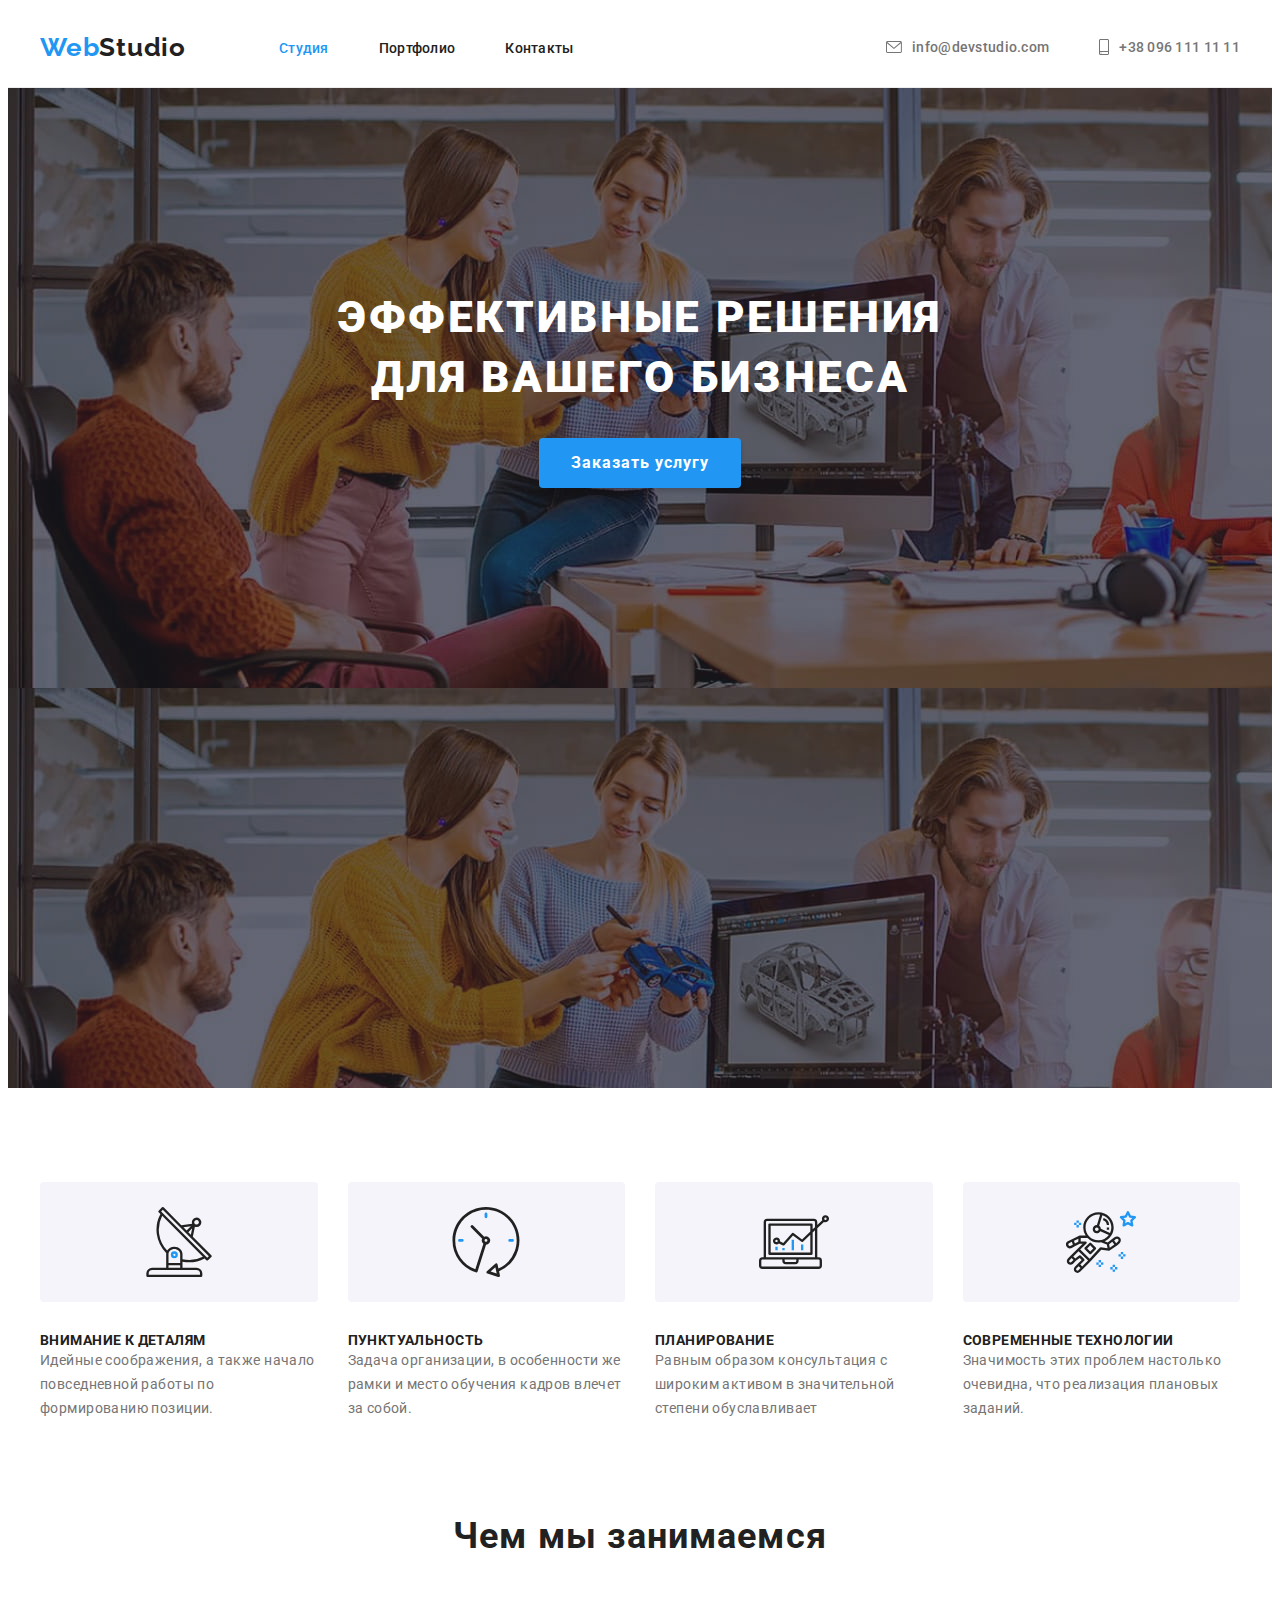
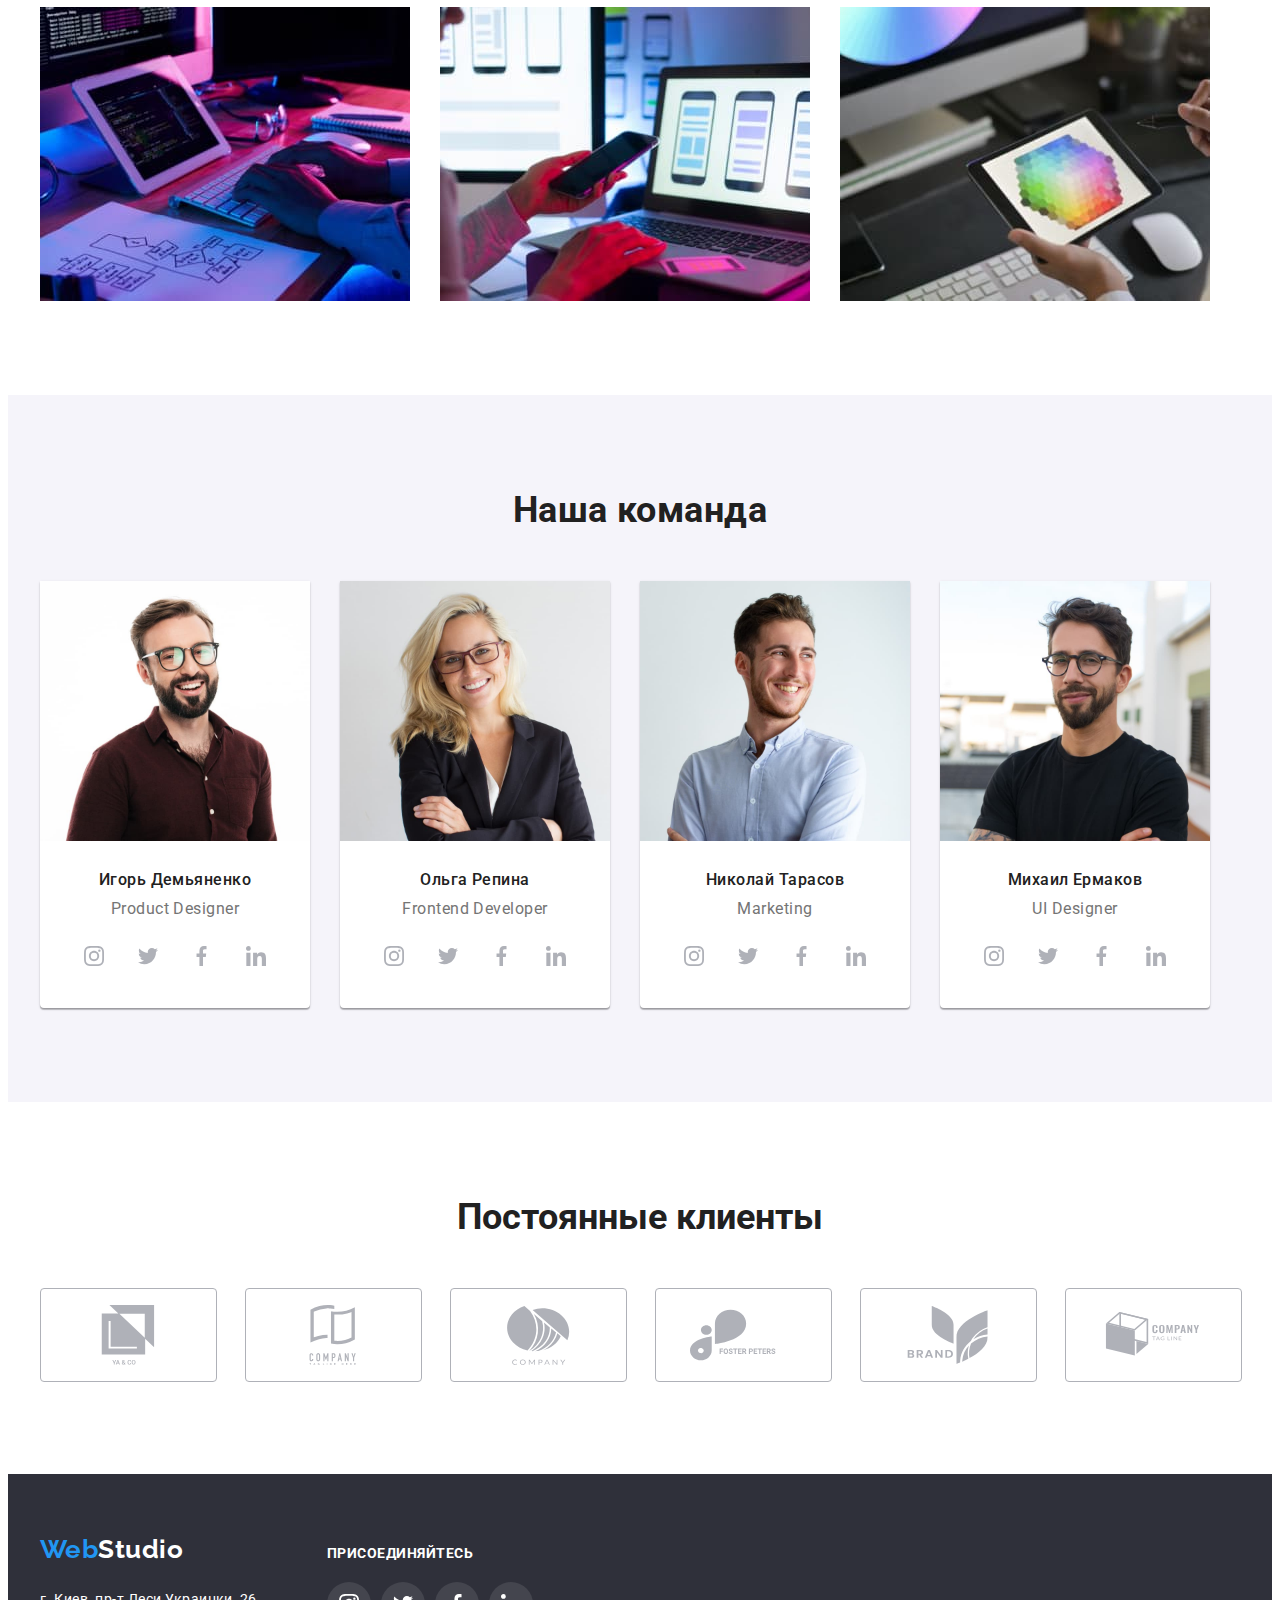
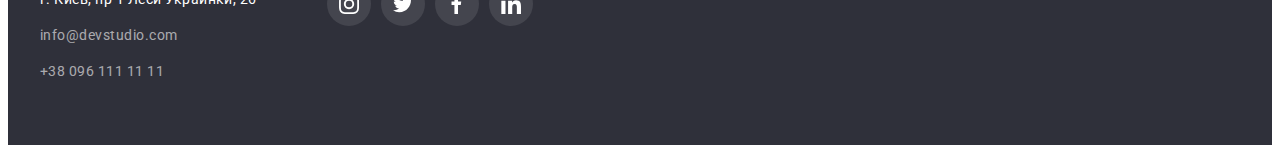
<file: index.html>
<!DOCTYPE html>
<html lang="ru">
  <head>
    <meta charset="UTF-8" />
    <meta http-equiv="X-UA-Compatible" content="IE=edge" />
    <meta name="viewport" content="width=device-width, initial-scale=1.0" />
    <title>WebStudio</title>
    <link
      href="https://fonts.googleapis.com/css2?family=Raleway:wght@700&family=Roboto:wght@400;500;700;900&display=swap"
      rel="stylesheet"
    />
    <link
      rel="stylesheet"
      href="https://cdnjs.cloudflare.com/ajax/libs/modern-normalize/1.1.0/modern-normalize.min.css"
      integrity="sha512-wpPYUAdjBVSE4KJnH1VR1HeZfpl1ub8YT/NKx4PuQ5NmX2tKuGu6U/JRp5y+Y8XG2tV+wKQpNHVUX03MfMFn9Q=="
      crossorigin="anonymous"
      referrerpolicy="no-referrer"
    />
    <link rel="stylesheet" href="./portfolio.html" />
    <link rel="stylesheet" href="./css/styles.css" />
  </head>
  <body>
    <header class="header">
      <div class="container">
        <nav class="header-nav">
          <a class="header-logo link" href="./index.html" lang="en"
            ><span class="part-logo link">Web</span>Studio</a
          >
          <ul class="header-list list">
            <li class="header-item">
              <a href="./index.html" class="header-link link current">Студия</a>
            </li>
            <li class="header-item">
              <a href="./portfolio.html" class="header-link link">Портфолио</a>
            </li>
            <li class="header-item">
              <a href="" class="header-link link">Контакты</a>
            </li>
          </ul>
        </nav>
        <ul class="header-contacts list">
          <li class="header-item">
            <a href="mailto:info@devstudio.com" lang="en" class="header-contacts-link link">
              <svg class="header-contacts-icon" width="16" height="12">
                <use href="./images/icon.svg#icon-mail"></use></svg
              >info@devstudio.com</a
            >
          </li>
          <li class="header-item">
            <a href="tel:+380961111111" class="header-contacts-link link">
              <svg class="header-contacts-icon" width="10" height="16">
                <use href="./images/icon.svg#icon-telephone"></use></svg
              >+38 096 111 11 11
            </a>
          </li>
        </ul>
      </div>
    </header>
    <main>
      <!-- Герой -->
      <section class="hero">
        <h1 class="hero-title">Эффективные решения для вашего бизнеса</h1>
        <button type="button" class="hero-button">Заказать услугу</button>
      </section>
      <!-- Особенности -->
      <section class="features section">
        <div class="container">
          <h2 class="features-title visually-hidden">Особености</h2>
          <ul class="features-list list">
            <li class="features-item">
              <div class="features-thumb">
                <svg class="features-icon" width="70" height="70">
                  <use href="./images/icon.svg#icon-antenna"></use>
                </svg>
              </div>
              <h3 class="features-subtitle">Внимание к деталям</h3>
              <p class="features-text">
                Идейные соображения, а также начало повседневной работы по формированию позиции.
              </p>
            </li>
            <li class="features-item">
              <div class="features-thumb">
                <svg class="features-icon" width="70" height="70">
                  <use href="./images/icon.svg#icon-clock"></use>
                </svg>
              </div>
              <h3 class="features-subtitle">Пунктуальность</h3>
              <p class="features-text">
                Задача организации, в особенности же рамки и место обучения кадров влечет за собой.
              </p>
            </li>
            <li class="features-item">
              <div class="features-thumb">
                <svg class="features-icon" width="70" height="70">
                  <use href="./images/icon.svg#icon-diagram"></use>
                </svg>
              </div>
              <h3 class="features-subtitle">Планирование</h3>
              <p class="features-text">
                Равным образом консультация с широким активом в значительной степени обуславливает
              </p>
            </li>
            <li class="features-item">
              <div class="features-thumb">
                <svg class="features-icon" width="70" height="70">
                  <use href="./images/icon.svg#icon-astronaut"></use>
                </svg>
              </div>
              <h3 class="features-subtitle">Современные технологии</h3>
              <p class="features-text">
                Значимость этих проблем настолько очевидна, что реализация плановых заданий.
              </p>
            </li>
          </ul>
        </div>
      </section>
      <!-- Чем мы занимаемся -->
      <section class="about-us section">
        <div class="container">
          <h2 class="about-us-title">Чем мы занимаемся</h2>
          <ul class="about-us-list list">
            <li class="about-us-item">
              <img src="./images/site-markup.jpg" alt="Делается разметка сайта" width="370" />
            </li>
            <li class="about-us-item">
              <img
                src="./images/adaptation-for-mobile.jpg"
                alt="Адаптация сайта под мобильную версию"
                width="370"
              />
            </li>
            <li class="about-us-item">
              <img
                src="./images/ready-site.jpg"
                alt="Адаптация сайта под мобильную версию"
                width="370"
              />
            </li>
          </ul>
        </div>
      </section>
      <!-- Наша команда -->
      <section class="our-team section">
        <div class="container">
          <h2 class="our-team-title">Наша команда</h2>
          <ul class="our-team-list list">
            <li class="our-team-item">
              <img src="./images/igor.jpg" alt="Игорь Демьяненко" width="270" />
              <div class="our-team-description">
                <h3 class="our-team-name">Игорь Демьяненко</h3>
                <p lang="en" class="our-team-position">Product Designer</p>
                <ul class="our-team-socials-list list">
                  <li class="our-team-socials-item">
                    <a href="" target="_blank" class="our-team-socials-link link">
                      <svg class="our-team-socials-icon" width="20" height="20">
                        <use href="./images/icon.svg#icon-instagram"></use>
                      </svg>
                    </a>
                  </li>
                  <li class="our-team-socials-item">
                    <a href="" target="_blank" class="our-team-socials-link link">
                      <svg class="our-team-socials-icon" width="20" height="20">
                        <use href="./images/icon.svg#icon-twitter"></use>
                      </svg>
                    </a>
                  </li>
                  <li class="our-team-socials-item">
                    <a href="" target="_blank" class="our-team-socials-link link">
                      <svg class="our-team-socials-icon" width="20" height="20">
                        <use href="./images/icon.svg#icon-facebook"></use>
                      </svg>
                    </a>
                  </li>
                  <li class="our-team-socials-item">
                    <a href="" target="_blank" class="our-team-socials-link link">
                      <svg class="our-team-socials-icon" width="20" height="20">
                        <use href="./images/icon.svg#icon-linkedin"></use>
                      </svg>
                    </a>
                  </li>
                </ul>
              </div>
            </li>
            <li class="our-team-item">
              <img src="./images/olga.jpg" alt="Ольга Репина" width="270" />
              <div class="our-team-description">
                <h3 class="our-team-name">Ольга Репина</h3>
                <p lang="en" class="our-team-position">Frontend Developer</p>
                <ul class="our-team-socials-list list">
                  <li class="our-team-socials-item">
                    <a href="" target="_blank" class="our-team-socials-link link">
                      <svg class="our-team-socials-icon" width="20" height="20">
                        <use href="./images/icon.svg#icon-instagram"></use>
                      </svg>
                    </a>
                  </li>
                  <li class="our-team-socials-item">
                    <a href="" target="_blank" class="our-team-socials-link link">
                      <svg class="our-team-socials-icon" width="20" height="20">
                        <use href="./images/icon.svg#icon-twitter"></use>
                      </svg>
                    </a>
                  </li>
                  <li class="our-team-socials-item">
                    <a href="" target="_blank" class="our-team-socials-link link">
                      <svg class="our-team-socials-icon" width="20" height="20">
                        <use href="./images/icon.svg#icon-facebook"></use>
                      </svg>
                    </a>
                  </li>
                  <li class="our-team-socials-item">
                    <a href="" target="_blank" class="our-team-socials-link link">
                      <svg class="our-team-socials-icon" width="20" height="20">
                        <use href="./images/icon.svg#icon-linkedin"></use>
                      </svg>
                    </a>
                  </li>
                </ul>
              </div>
            </li>
            <li class="our-team-item">
              <img src="./images/nikolay.jpg" alt="Николай Тарасов" width="270" />
              <div class="our-team-description">
                <h3 class="our-team-name">Николай Тарасов</h3>
                <p lang="en" class="our-team-position">Marketing</p>
                <ul class="our-team-socials-list list">
                  <li class="our-team-socials-item">
                    <a href="" target="_blank" class="our-team-socials-link link">
                      <svg class="our-team-socials-icon" width="20" height="20">
                        <use href="./images/icon.svg#icon-instagram"></use>
                      </svg>
                    </a>
                  </li>
                  <li class="our-team-socials-item">
                    <a href="" target="_blank" class="our-team-socials-link link">
                      <svg class="our-team-socials-icon" width="20" height="20">
                        <use href="./images/icon.svg#icon-twitter"></use>
                      </svg>
                    </a>
                  </li>
                  <li class="our-team-socials-item">
                    <a href="" target="_blank" class="our-team-socials-link link">
                      <svg class="our-team-socials-icon" width="20" height="20">
                        <use href="./images/icon.svg#icon-facebook"></use>
                      </svg>
                    </a>
                  </li>
                  <li class="our-team-socials-item">
                    <a href="" target="_blank" class="our-team-socials-link link">
                      <svg class="our-team-socials-icon" width="20" height="20">
                        <use href="./images/icon.svg#icon-linkedin"></use>
                      </svg>
                    </a>
                  </li>
                </ul>
              </div>
            </li>
            <li class="our-team-item">
              <img src="./images/michael.jpg" alt="Михаил Ермаков" width="270" />
              <div class="our-team-description">
                <h3 class="our-team-name">Михаил Ермаков</h3>
                <p lang="en" class="our-team-position">UI Designer</p>
                <ul class="our-team-socials-list list">
                  <li class="our-team-socials-item">
                    <a href="" class="our-team-socials-link link">
                      <svg class="our-team-socials-icon" width="20" height="20">
                        <use href="./images/icon.svg#icon-instagram"></use>
                      </svg>
                    </a>
                  </li>
                  <li class="our-team-socials-item">
                    <a href="" class="our-team-socials-link link">
                      <svg class="our-team-socials-icon" width="20" height="20">
                        <use href="./images/icon.svg#icon-twitter"></use>
                      </svg>
                    </a>
                  </li>
                  <li class="our-team-socials-item">
                    <a href="" class="our-team-socials-link link">
                      <svg class="our-team-socials-icon" width="20" height="20">
                        <use href="./images/icon.svg#icon-facebook"></use>
                      </svg>
                    </a>
                  </li>
                  <li class="our-team-socials-item">
                    <a href="" class="our-team-socials-link link">
                      <svg class="our-team-socials-icon" width="20" height="20">
                        <use href="./images/icon.svg#icon-linkedin"></use>
                      </svg>
                    </a>
                  </li>
                </ul>
              </div>
            </li>
          </ul>
        </div>
      </section>
      <!-- Постійні клієнти -->
      <section class="clients section">
        <div class="container">
          <h2 class="clients-title">Постоянные клиенты</h2>
          <ul class="clients-list list">
            <li class="clients-item">
              <a href="" class="clients-link link">
                <svg class="clients-icon" width="106" height="60">
                  <use href="./images/icon.svg#icon-our-clients-1"></use>
                </svg>
              </a>
            </li>
            <li class="clients-item">
              <a href="" class="clients-link link">
                <svg class="clients-icon" width="106" height="60">
                  <use href="./images/icon.svg#icon-our-clients-2"></use>
                </svg>
              </a>
            </li>
            <li class="clients-item">
              <a href="" class="clients-link link">
                <svg class="clients-icon" width="106" height="60">
                  <use href="./images/icon.svg#icon-our-clients-3"></use>
                </svg>
              </a>
            </li>
            <li class="clients-item">
              <a href="" class="clients-link link">
                <svg class="clients-icon" width="106" height="60">
                  <use href="./images/icon.svg#icon-our-clients-4"></use>
                </svg>
              </a>
            </li>
            <li class="clients-item">
              <a href="" class="clients-link link">
                <svg class="clients-icon" width="106" height="60">
                  <use href="./images/icon.svg#icon-our-clients-5"></use>
                </svg>
              </a>
            </li>
            <li class="clients-item">
              <a href="" class="clients-link link">
                <svg class="clients-icon" width="106" height="60">
                  <use href="./images/icon.svg#icon-our-clients-6"></use>
                </svg>
              </a>
            </li>
          </ul>
        </div>
      </section>
    </main>
    <!-- Футер -->
    <footer class="footer">
      <div class="container">
        <div class="address-container">
          <a href="./index.html" lang="en" class="footer-logo link"
            >Web<span class="footer-part-logo link">Studio</span>
          </a>
          <address class="address">
            <ul class="footer-contacts list">
              <li class="footer-item">
                <a
                  href="https://goo.gl/maps/UDHSJ6ALwdLbCX4F8"
                  target="_blank"
                  rel="noopener noreferrer"
                  class="adress-link link"
                >
                  г. Киев, пр-т Леси Украинки, 26</a
                >
              </li>
              <li class="footer-item">
                <a href="mailto:info@devstudio.com" lang="en" class="footer-mail link"
                  >info@devstudio.com</a
                >
              </li>
              <li class="footer-item">
                <a href="tel:+380961111111" class="footer-tel link">+38 096 111 11 11</a>
              </li>
            </ul>
          </address>
        </div>
        <div class="join-container">
          <b class="footer-join">Присоединяйтесь</b>
          <ul class="join-social-list list">
            <li class="join-social-item">
              <a href="" class="join-social-link link">
                <svg class="join-social-icon" width="20" height="20">
                  <use href="./images/icon.svg#icon-instagram"></use>
                </svg>
              </a>
            </li>
            <li class="join-social-item">
              <a href="" class="join-social-link link">
                <svg class="join-social-icon" width="20" height="20">
                  <use href="./images/icon.svg#icon-twitter"></use>
                </svg>
              </a>
            </li>
            <li class="join-social-item">
              <a href="" class="join-social-link link">
                <svg class="join-social-icon" width="20" height="20">
                  <use href="./images/icon.svg#icon-facebook"></use>
                </svg>
              </a>
            </li>
            <li class="join-social-item">
              <a href="" class="join-social-link link">
                <svg class="join-social-icon" width="20" height="20">
                  <use href="./images/icon.svg#icon-linkedin"></use>
                </svg>
              </a>
            </li>
          </ul>
        </div>
      </div>
    </footer>
  </body>
</html>
</file>
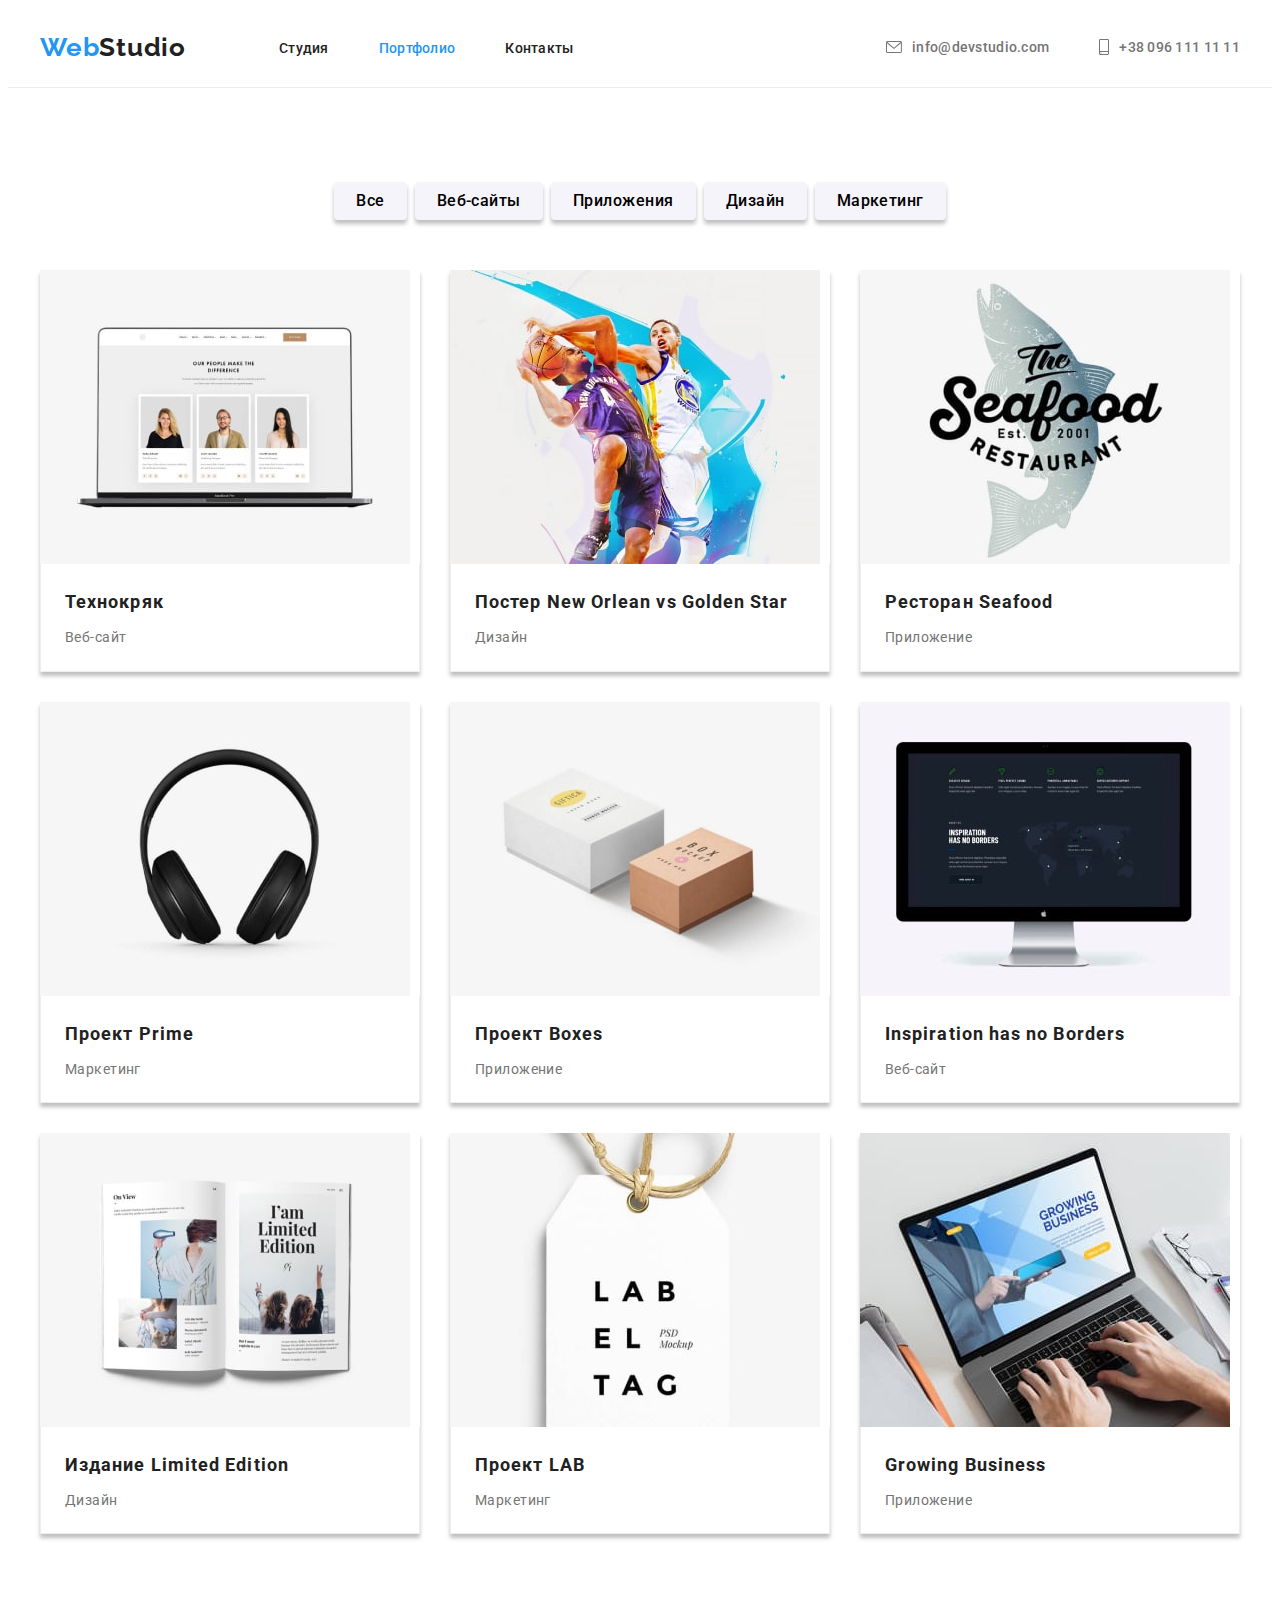
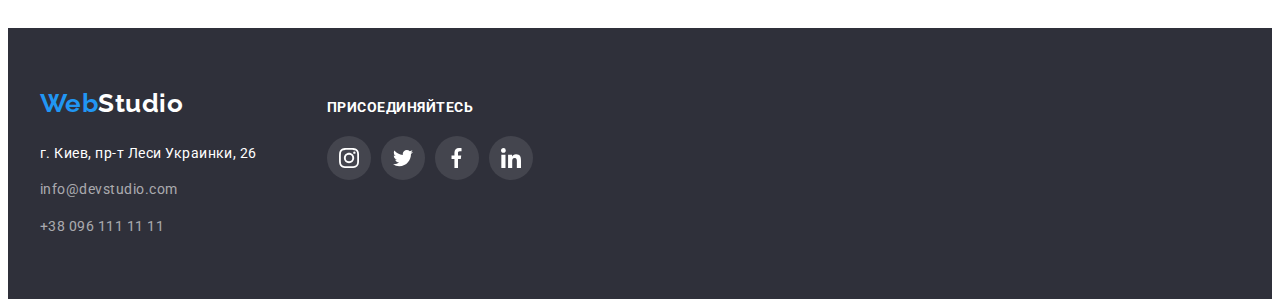
<file: portfolio.html>
<!DOCTYPE html>
<html lang="ru">
  <head>
    <meta charset="UTF-8" />
    <meta http-equiv="X-UA-Compatible" content="IE=edge" />
    <meta name="viewport" content="width=device-width, initial-scale=1.0" />
    <title>WebStudio</title>
    <link
      href="https://fonts.googleapis.com/css2?family=Raleway:wght@700&family=Roboto:wght@400;500;700;900&display=swap"
      rel="stylesheet"
    />
    <link
      rel="stylesheet"
      href="https://cdnjs.cloudflare.com/ajax/libs/modern-normalize/1.1.0/modern-normalize.min.css"
      integrity="sha512-wpPYUAdjBVSE4KJnH1VR1HeZfpl1ub8YT/NKx4PuQ5NmX2tKuGu6U/JRp5y+Y8XG2tV+wKQpNHVUX03MfMFn9Q=="
      crossorigin="anonymous"
      referrerpolicy="no-referrer"
    />
    <link rel="stylesheet" href="./css/styles.css" />
  </head>
  <body>
    <header class="header">
      <div class="container">
        <nav class="header-nav">
          <a class="header-logo link" href="./index.html" lang="en"
            ><span class="part-logo link">Web</span>Studio</a
          >
          <ul class="header-list list">
            <li class="header-item">
              <a href="./index.html" class="header-link link">Студия</a>
            </li>
            <li class="header-item">
              <a href="./portfolio.html" class="header-link link current">Портфолио</a>
            </li>
            <li class="header-item">
              <a href="" class="header-link link">Контакты</a>
            </li>
          </ul>
        </nav>
        <ul class="header-contacts list">
          <li class="header-item">
            <a href="mailto:info@devstudio.com" lang="en" class="header-contacts-link link">
              <svg class="header-contacts-icon" width="16" height="12">
                <use href="./images/icon.svg#icon-mail"></use></svg
              >info@devstudio.com</a
            >
          </li>
          <li class="header-item">
            <a href="tel:+380961111111" class="header-contacts-link link">
              <svg class="header-contacts-icon" width="10" height="16">
                <use href="./images/icon.svg#icon-telephone"></use></svg
              >+38 096 111 11 11
            </a>
          </li>
        </ul>
      </div>
    </header>
    <main>
      <section class="portfolio section">
        <div class="container">
          <h1 class="visually-hidden">Портфолио</h1>
          <h2 class="visually-hidden">Фильтры</h2>
          <ul class="portfolio-buttons list">
            <li class="button-item">
              <button type="button" class="portfolio-btn">Все</button>
            </li>
            <li class="button-item">
              <button type="button" class="portfolio-btn">Веб-сайты</button>
            </li>
            <li class="button-item">
              <button type="button" class="portfolio-btn">Приложения</button>
            </li>
            <li class="button-item">
              <button type="button" class="portfolio-btn">Дизайн</button>
            </li>
            <li class="button-item">
              <button type="button" class="portfolio-btn">Маркетинг</button>
            </li>
          </ul>
          <h2 class="visually-hidden">Наши проекты</h2>
          <ul class="portfolio-list list">
            <li class="portfolio-item">
              <a href="" class="portfolio-link link">
                <img src="./images/portfolio/website-techno.jpg" alt="Лэптоп" width="370" />
                <div class="card-subscribe">
                  <h3 class="porfolio-subtitle">Технокряк</h3>
                  <p class="portfolio-text">Веб-сайт</p>
                </div>
              </a>
            </li>
            <li class="portfolio-item">
              <a href="" class="portfolio-link link">
                <img src="./images/portfolio/design-poster.jpg" alt="Постер" width="370" />
                <div class="card-subscribe">
                  <h3 class="porfolio-subtitle">Постер New Orlean vs Golden Star</h3>
                  <p class="portfolio-text">Дизайн</p>
                </div>
              </a>
            </li>
            <li class="portfolio-item">
              <a href="" class="portfolio-link link">
                <img src="./images/portfolio/app-seafood.jpg" alt="Лого ресторана" width="370" />
                <div class="card-subscribe">
                  <h3 class="porfolio-subtitle">Ресторан <span lang="en">Seafood</span></h3>
                  <p class="portfolio-text">Приложение</p>
                </div>
              </a>
            </li>
            <li class="portfolio-item">
              <a href="" class="portfolio-link link">
                <img src="./images/portfolio/marketing-prime.jpg" alt="Наушники" width="370" />
                <div class="card-subscribe">
                  <h3 class="porfolio-subtitle">Проект <span lang="en">Prime</span></h3>
                  <p class="portfolio-text">Маркетинг</p>
                </div>
              </a>
            </li>
            <li class="portfolio-item">
              <a href="" class="portfolio-link link">
                <img src="./images/portfolio/app-boxes.jpg" alt="Коробки" width="370" />
                <div class="card-subscribe">
                  <h3 class="porfolio-subtitle">Проект <span lang="en">Boxes</span></h3>
                  <p class="portfolio-text">Приложение</p>
                </div>
              </a>
            </li>
            <li class="portfolio-item">
              <a href="" class="portfolio-link link">
                <img src="./images/portfolio/website-inspiration.jpg" alt="Монитор" width="370" />
                <div class="card-subscribe">
                  <h3 class="porfolio-subtitle" lang="en" class="porfolio-subtitle">
                    Inspiration has no Borders
                  </h3>
                  <p class="portfolio-text">Веб-сайт</p>
                </div>
              </a>
            </li>
            <li class="portfolio-item">
              <a href="" class="portfolio-link link">
                <img src="./images/portfolio/design-limited-edition.jpg" alt="Книга" width="370" />
                <div class="card-subscribe">
                  <h3 class="porfolio-subtitle">Издание <span>Limited Edition</span></h3>
                  <p class="portfolio-text">Дизайн</p>
                </div>
              </a>
            </li>
            <li class="portfolio-item">
              <a href="" class="portfolio-link link">
                <img src="./images/portfolio/marketing-lab.jpg" alt="Ярлык" width="370" />
                <div class="card-subscribe">
                  <h3 class="porfolio-subtitle">Проект <span>LAB</span></h3>
                  <p class="portfolio-text">Маркетинг</p>
                </div>
              </a>
            </li>
            <li class="portfolio-item">
              <a href="" class="portfolio-link link">
                <img
                  src="./images/portfolio/app-growing-business.jpg"
                  alt="Мужчина набирает на лэптопе"
                  width="370"
                />
                <div class="card-subscribe">
                  <h3 class="porfolio-subtitle" lang="en">Growing Business</h3>
                  <p class="portfolio-text">Приложение</p>
                </div>
              </a>
            </li>
          </ul>
        </div>
      </section>
    </main>
    <!-- Футер -->
    <footer class="footer">
      <div class="container">
        <div class="address-container">
          <a href="./index.html" lang="en" class="footer-logo link"
            >Web<span class="footer-part-logo link">Studio</span>
          </a>
          <address class="address">
            <ul class="footer-contacts list">
              <li class="footer-item">
                <a
                  href="https://goo.gl/maps/UDHSJ6ALwdLbCX4F8"
                  target="_blank"
                  rel="noopener noreferrer"
                  class="adress-link link"
                >
                  г. Киев, пр-т Леси Украинки, 26</a
                >
              </li>
              <li class="footer-item">
                <a href="mailto:info@devstudio.com" lang="en" class="footer-mail link"
                  >info@devstudio.com</a
                >
              </li>
              <li class="footer-item">
                <a href="tel:+380961111111" class="footer-tel link">+38 096 111 11 11</a>
              </li>
            </ul>
          </address>
        </div>
        <div class="join-container">
          <b class="footer-join">Присоединяйтесь</b>
          <ul class="join-social-list list">
            <li class="join-social-item">
              <a href="" class="join-social-link link">
                <svg class="join-social-icon" width="20" height="20">
                  <use href="./images/icon.svg#icon-instagram"></use>
                </svg>
              </a>
            </li>
            <li class="join-social-item">
              <a href="" class="join-social-link link">
                <svg class="join-social-icon" width="20" height="20">
                  <use href="./images/icon.svg#icon-twitter"></use>
                </svg>
              </a>
            </li>
            <li class="join-social-item">
              <a href="" class="join-social-link link">
                <svg class="join-social-icon" width="20" height="20">
                  <use href="./images/icon.svg#icon-facebook"></use>
                </svg>
              </a>
            </li>
            <li class="join-social-item">
              <a href="" class="join-social-link link">
                <svg class="join-social-icon" width="20" height="20">
                  <use href="./images/icon.svg#icon-linkedin"></use>
                </svg>
              </a>
            </li>
          </ul>
        </div>
      </div>
    </footer>
  </body>
</html>
</file>
<file: css/styles.css>
:root {
  --main-text-color: #212121;
  --secondary-text-color: #757575;
  --hover-color: #2196f3;
  --logo-color: #2196f3;
  --page-background-color: #ffffff;
  --hero-background-color: #c4c4c4;
  --hero-text-color: #ffffff;
  --hero-button-background-color: #2196f3;
  --features-bg-color: #f5f4fa;
  --our-team-background-color: #f5f4fa;
  --carts-background-color: #ffffff;
  --social-hover-color: #ffffff;
  --footer-background-color: #2f303a;
  --first-footer-logo-color: #2196f3;
  --secondary-footer-logo-color: #ffffff;
  --footer-text-color: #ffffff;
  --footer-contacts-color: rgba(255, 255, 255, 0.6);
  --portfolio-button-background-color: #f5f4fa;
}

.visually-hidden {
  position: absolute;
  width: 1px;
  height: 1px;
  margin: -1px;
  border: 0;
  padding: 0;

  white-space: nowrap;
  clip-path: inset(100%);
  clip: rect(0 0 0 0);
  overflow: hidden;
}

h1,
h2,
h3,
h4,
h5,
h6,
p {
  margin: 0;
}

ul {
  margin: 0;
  padding-left: 0;
}

button {
  padding: 0;
}

body {
  font-family: 'Roboto', sans-serif;
  color: var(--main-text-color);
  background-color: var(--page-background-color);
}

.container {
  width: 1200px;
  padding-left: 15px;
  padding-right: 15px;
  margin: 0 auto;
}

.section {
  padding-top: 94px;
  padding-bottom: 94px;
}

.list {
  list-style: none;
}

.link {
  text-decoration: none;
}

img {
  display: block;
  height: auto;
  max-width: 100%;
}

/* Хедер */
.header {
  padding-top: 24px;
  padding-bottom: 25px;
  border-bottom: 1px solid #ececec;
}

.header-logo {
  font-family: 'Raleway', sans-serif;
  font-weight: 700;
  font-size: 26px;
  line-height: 1.17;
  letter-spacing: 0.03em;
  color: var(--main-text-color);
  margin-right: 93px;
}

.part-logo {
  color: var(--logo-color);
}

.header .container,
.header-list {
  display: flex;
}
.header-nav {
  display: flex;
  align-items: center;
}
.header-link {
  font-weight: 500;
  font-size: 14px;
  line-height: 1.17;
  letter-spacing: 0.02em;
  color: var(--main-text-color);
}
.header-link:hover,
.header-link:focus,
.header-contacts-link:hover,
.header-contacts-link:focus,
.header-contacts-link:hover .header-contacts-icon,
.header-contacts-link:focus .header-contacts-icon {
  color: var(--hover-color);
}

.header-list .link.current {
  color: var(--hover-color);
}

.header-contacts {
  display: flex;
  align-items: center;
  margin-left: auto;
}

.header-item + .header-item {
  margin-left: 50px;
}

.header-contacts-link {
  display: flex;
  align-items: center;
  font-weight: 500;
  font-size: 14px;
  line-height: 1.17;
  letter-spacing: 0.02em;
  color: var(--secondary-text-color);
}

.header-contacts-icon {
  margin-right: 10px;
  fill: currentColor;
}

/* Герой */

.hero {
  background-image: linear-gradient(to right, rgba(47, 48, 58, 0.4), rgba(47, 48, 58, 0.4)),
    url(../images/hero-background.jpg);
  background-color: var(--hero-background-color);
  max-width: 1600px;
  height: 600px;
  padding: 200px 0;
  margin-left: auto;
  margin-right: auto;
}

.hero-title {
  font-weight: 900;
  font-size: 44px;
  line-height: 1.36;
  text-align: center;
  letter-spacing: 0.06em;
  text-transform: uppercase;
  color: var(--hero-text-color);
  max-width: 696px;
  margin: 0 auto;
  margin-bottom: 30px;
}

.hero-button {
  color: var(--hero-text-color);
  background-color: var(--hero-button-background-color);
  cursor: pointer;
  box-shadow: 0px 4px 4px rgba(0, 0, 0, 0.15);
  text-align: center;
  letter-spacing: 0.06em;
  font-family: inherit;
  font-weight: 700;
  font-size: 16px;
  line-height: 1.88;
  text-align: center;
  letter-spacing: 0.06em;
  display: block;
  padding: 10px 32px;
  min-width: 136px;
  margin: 0 auto;
  border: 0;
  border-radius: 4px;
}

/* Особенности */

.features {
  padding-bottom: 0;
}

.features-list {
  display: flex;
}

.features-item {
  width: calc((100% - 90px) / 4);
}

.features-item + .features-item {
  margin-left: 30px;
}

.features-thumb {
  display: flex;
  background-color: var(--features-bg-color);
  justify-content: center;
  align-items: center;
  border-radius: 4px;
  height: 120px;
  margin-bottom: 30px;
}

.features-subtitle {
  font-weight: 700;
  font-size: 14px;
  line-height: 1.17;
  letter-spacing: 0.03em;
  text-transform: uppercase;
}

.features-text {
  font-size: 14px;
  line-height: 1.71;
  letter-spacing: 0.03em;
  color: var(--secondary-text-color);
}

/* Чем мы занимаемся */

.about-us-title {
  font-weight: 700;
  font-size: 36px;
  line-height: 1.17;
  text-align: center;
  letter-spacing: 0.03em;
  margin-bottom: 50px;
}

.about-us-list {
  display: flex;
}
.about-us-item + .about-us-item {
  margin-left: 30px;
}

/* Наша команда */

.our-team {
  background-color: var(--our-team-background-color);
  line-height: 1.17;
  text-align: center;
  letter-spacing: 0.03em;
}

.our-team-title {
  font-weight: 700;
  font-size: 36px;
  margin-bottom: 50px;
}

.our-team-list {
  display: flex;
}

.our-team-item {
  background-color: var(--carts-background-color);
  border: 0px solid;
  border-bottom-left-radius: 4px;
  border-bottom-right-radius: 4px;
  box-shadow: 0px 1px 3px rgba(0, 0, 0, 0.12), 0px 1px 1px rgba(0, 0, 0, 0.14),
    0px 2px 1px rgba(0, 0, 0, 0.2);
}

.our-team-item + .our-team-item {
  margin-left: 30px;
}

.our-team-description {
  padding-top: 30px;
  padding-bottom: 30px;
}

.our-team-name {
  font-weight: 500;
  font-size: 16px;
  margin-bottom: 10px;
}

.our-team-position {
  font-size: 16px;
  color: var(--secondary-text-color);
  margin-bottom: 16px;
}

.our-team-socials-list {
  display: flex;
  margin: 0 32px;
}

.our-team-socials-item {
  width: calc((100% - 30px) / 4);
  height: 44px;
}

.our-team-socials-item + .our-team-socials-item {
  margin-left: 10px;
}

.our-team-socials-link {
  width: 100%;
  height: 100%;
  border-radius: 50%;
  display: flex;
  justify-content: center;
  align-items: center;
}

.our-team-socials-link:hover,
.our-team-socials-link:focus {
  background-color: var(--hover-color);
}

.our-team-socials-icon {
  fill: #afb1b8;
}

.our-team-socials-link:hover .our-team-socials-icon,
.our-team-socials-link:focus .our-team-socials-icon {
  fill: #ffffff;
}

/* Постійні клієнти */

.clients-title {
  font-weight: 700;
  font-size: 36px;
  line-height: 1.17;
  letter-spacing: 3%;
  text-align: center;
  color: var(--main-text-color);
  margin-bottom: 50px;
}

.clients-list {
  display: flex;
}

.clients-item {
  width: calc((100% - 150px) / 6);
  height: 92px;
}

.clients-item + .clients-item {
  margin-left: 30px;
}

.clients-link:hover,
.clients-link:focus {
  border: 1px solid var(--hover-color);
}

.clients-link:hover .clients-icon,
.clients-link:focus .clients-icon {
  fill: var(--hover-color);
}

.clients-link {
  display: flex;
  justify-content: center;
  align-items: center;
  width: 100%;
  height: 100%;
  border: 1px solid #afb1b8;
  border-radius: 4px;
}

.clients-icon {
  fill: #afb1b8;
}

/* Футер */

.footer {
  letter-spacing: 0.03em;
  line-height: 1.71;
  background-color: var(--footer-background-color);
  padding-top: 60px;
  padding-bottom: 60px;
}

.footer .container {
  display: flex;
  align-items: baseline;
}

.footer-logo {
  font-family: 'Raleway', sans-serif;
  font-weight: 700;
  font-size: 26px;
  line-height: 1.17;
  color: var(--first-footer-logo-color);
  display: block;
  margin-bottom: 20px;
}

.footer-part-logo {
  color: var(--secondary-footer-logo-color);
}

.footer-contacts {
  font-style: normal;
}

.footer-item + .footer-item {
  margin-top: 9px;
}

.adress-link {
  color: var(--footer-text-color);
  font-size: 14px;
}

.footer-mail,
.footer-tel {
  color: var(--footer-contacts-color);
  font-size: 14px;
}

.adress-link:hover,
.adress-link:focus,
.footer-mail:hover,
.footer-mail:focus,
.footer-tel:hover,
.footer-tel:focus {
  color: var(--hover-color);
}

.join-container {
  margin-left: 70px;
}

.footer-join {
  display: block;
  font-weight: 700;
  font-size: 14px;
  line-height: 1.17;
  letter-spacing: 3%;
  color: var(--footer-text-color);
  text-transform: uppercase;
  margin-bottom: 20px;
}

.join-social-list {
  display: flex;
  justify-content: center;
}

.join-social-item {
  width: 44px;
  height: 44px;
}

.join-social-item + .join-social-item {
  margin-left: 10px;
}

.join-social-link {
  display: flex;
  justify-content: center;
  align-items: center;
  width: 100%;
  height: 100%;
  border-radius: 50%;
  background-color: rgba(255, 255, 255, 0.1);
}

.join-social-link:hover,
.join-social-link:focus {
  background-color: var(--hover-color);
}

.join-social-icon {
  fill: var(--footer-text-color);
}

.join-social-link:hover .join-social-icon,
.join-social-link:focus .join-social-icon {
  fill: var(--social-hover-color);
}

/* Portfolio */

/* Кнопки */

.portfolio-buttons {
  display: flex;
  justify-content: center;
  margin-bottom: 50px;
}

.portfolio-btn {
  padding: 6px 22px;
}

.button-item + .button-item {
  margin-left: 8px;
}

.portfolio-btn {
  background-color: var(--portfolio-button-background-color);
  font-weight: 500;
  font-size: 16px;
  line-height: 1.63;
  text-align: center;
  letter-spacing: 0.03em;
  font-family: inherit;
  cursor: pointer;
  border: 0px solid;
  border-radius: 4px;
  box-shadow: 0 4px 4px 0 rgba(0, 0, 0, 0.25);
}

.portfolio-btn:hover,
.portfolio-btn:focus {
  background-color: var(--hover-color);
  color: var(--page-background-color);
  box-shadow: 0 3px 1px 0 rgba(0, 0, 0, 0.1), 0 1px 2px 0 rgba(0, 0, 0, 0.08),
    0 2px 2px 0 rgba(0, 0, 0, 0.12);
}

/* Наши проекты */

.portfolio-list {
  display: flex;
  flex-wrap: wrap;
}

.portfolio-item {
  width: calc((100% - 60px) / 3);
  margin-right: 30px;
  margin-bottom: 30px;
  justify-content: center;
}

.portfolio-item:nth-child(3n) {
  margin-right: 0;
}

.portfolio-item:nth-last-child(-n + 3) {
  margin-bottom: 0;
}

.portfolio-link {
  display: block;
  box-shadow: 0 4px 4px rgba(0, 0, 0, 0.25);
}

.portfolio-link:hover,
.portfolio-link:focus {
  box-shadow: 0 1px 1px 0 rgba(0, 0, 0, 0.12), 0 4px 4px 0 rgba(0, 0, 0, 0.06),
    1px 4px 6px 0 rgba(0, 0, 0, 0.16);
}

.card-subscribe {
  padding: 20px 24px;
  border: 1px solid #eeeeee;
  border-top: 0;
}

.porfolio-subtitle {
  color: var(--main-text-color);
  font-weight: 700;
  font-size: 18px;
  line-height: 2;
  letter-spacing: 0.06em;
  margin-bottom: 4px;
}

.portfolio-text {
  font-size: 14px;
  line-height: 1.88;
  letter-spacing: 0.03em;
  color: var(--secondary-text-color);
}
</file>
